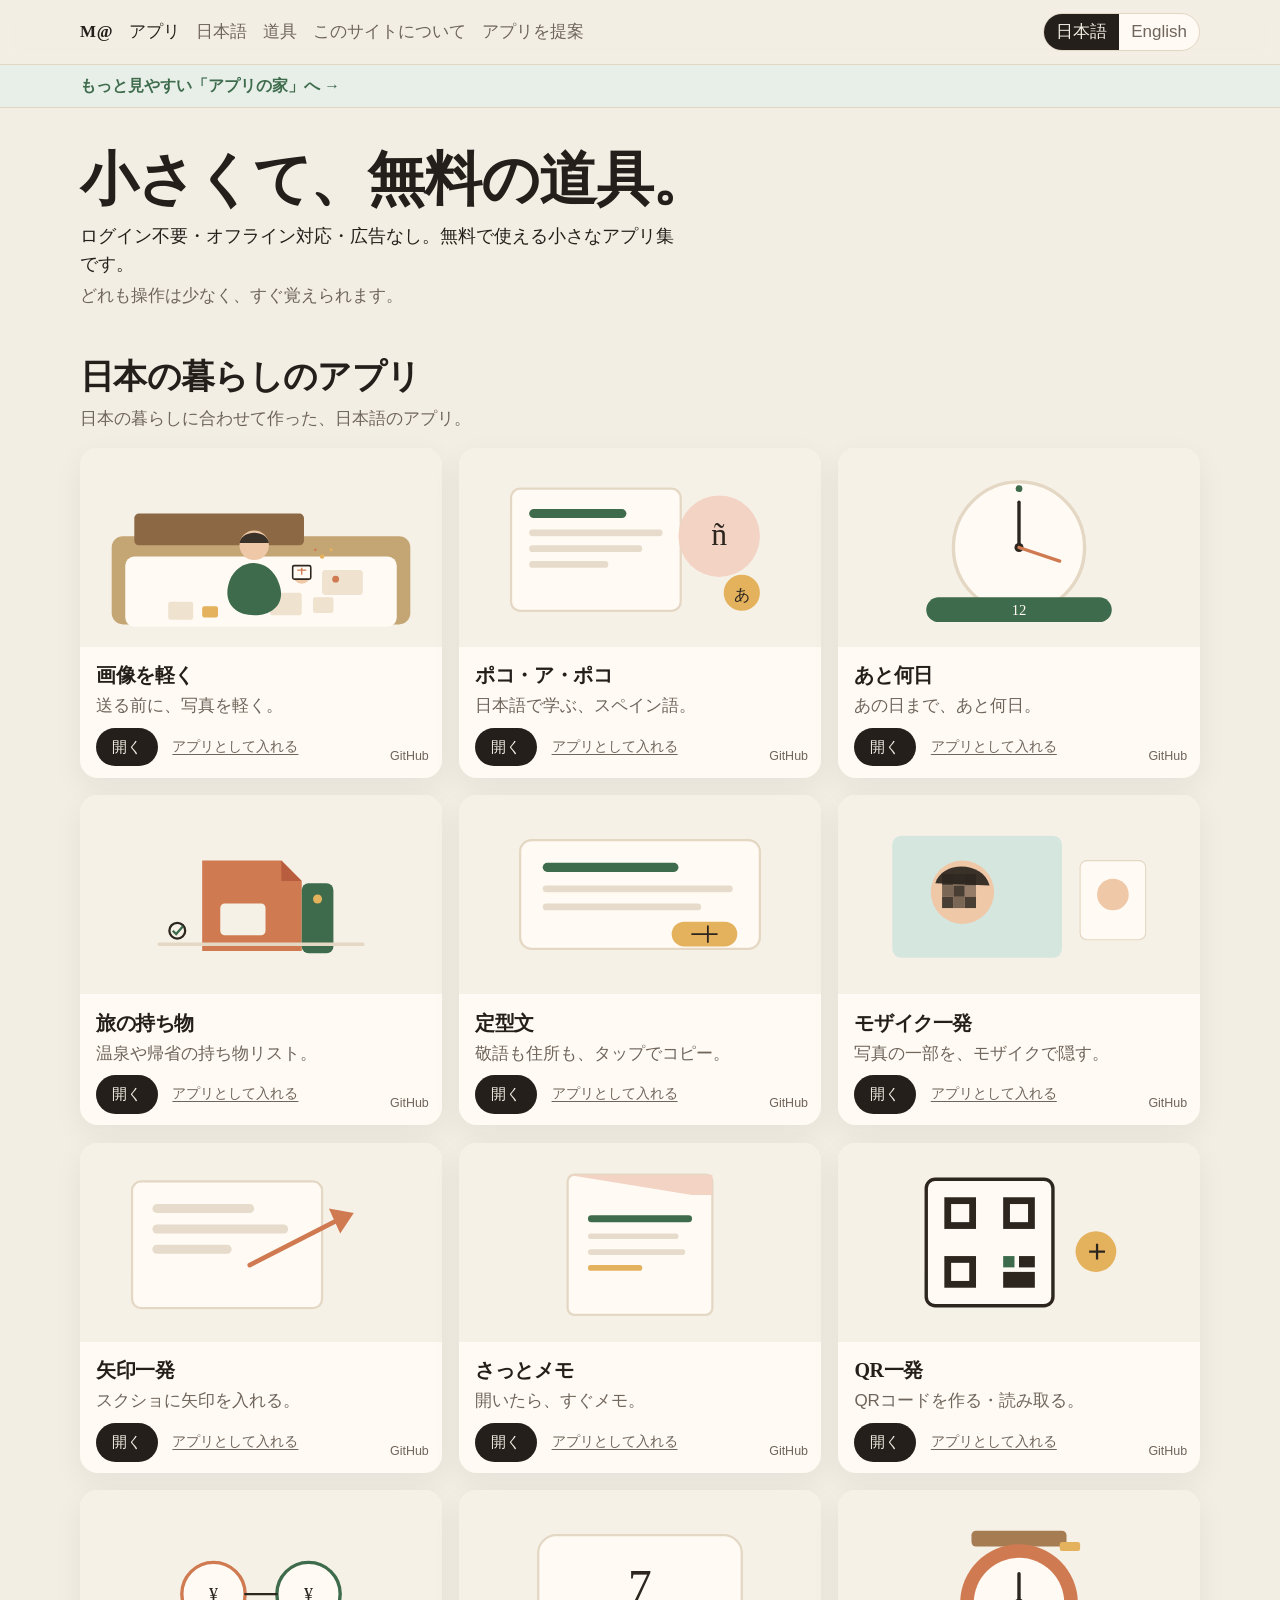
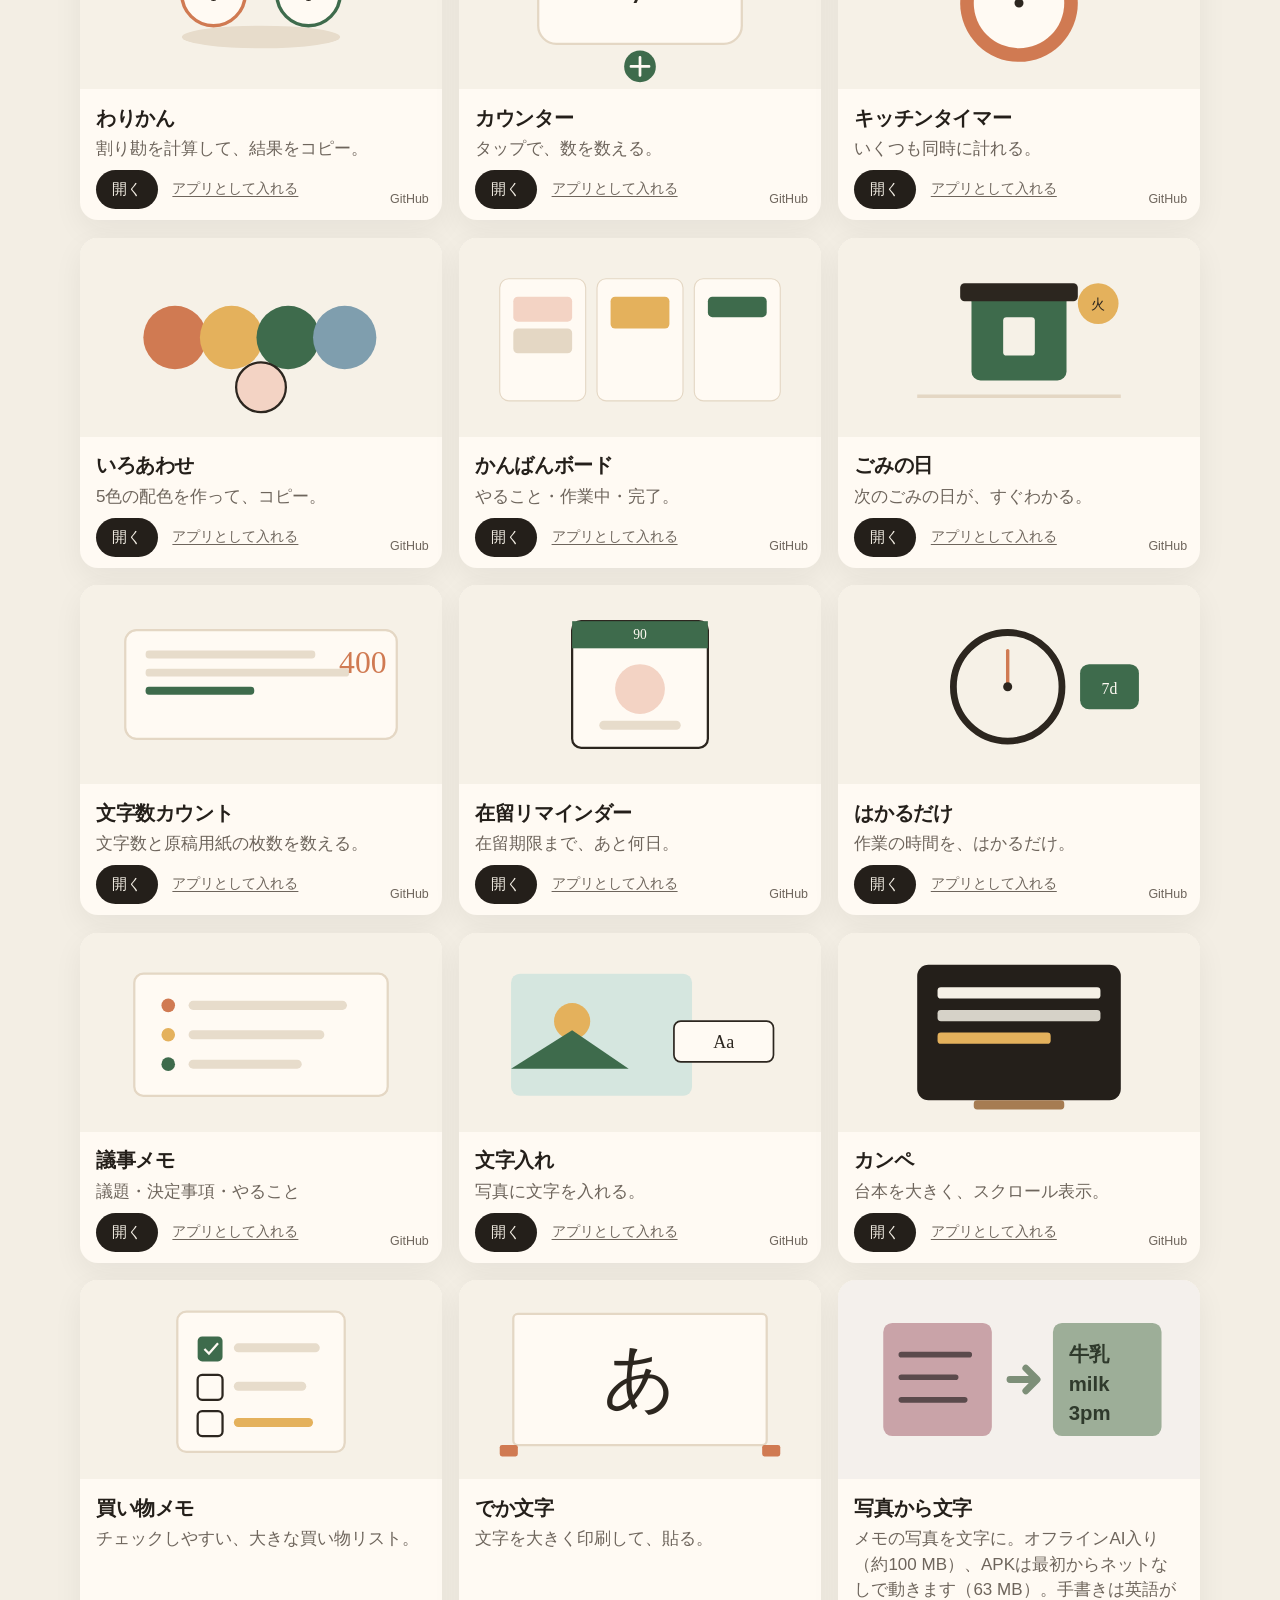
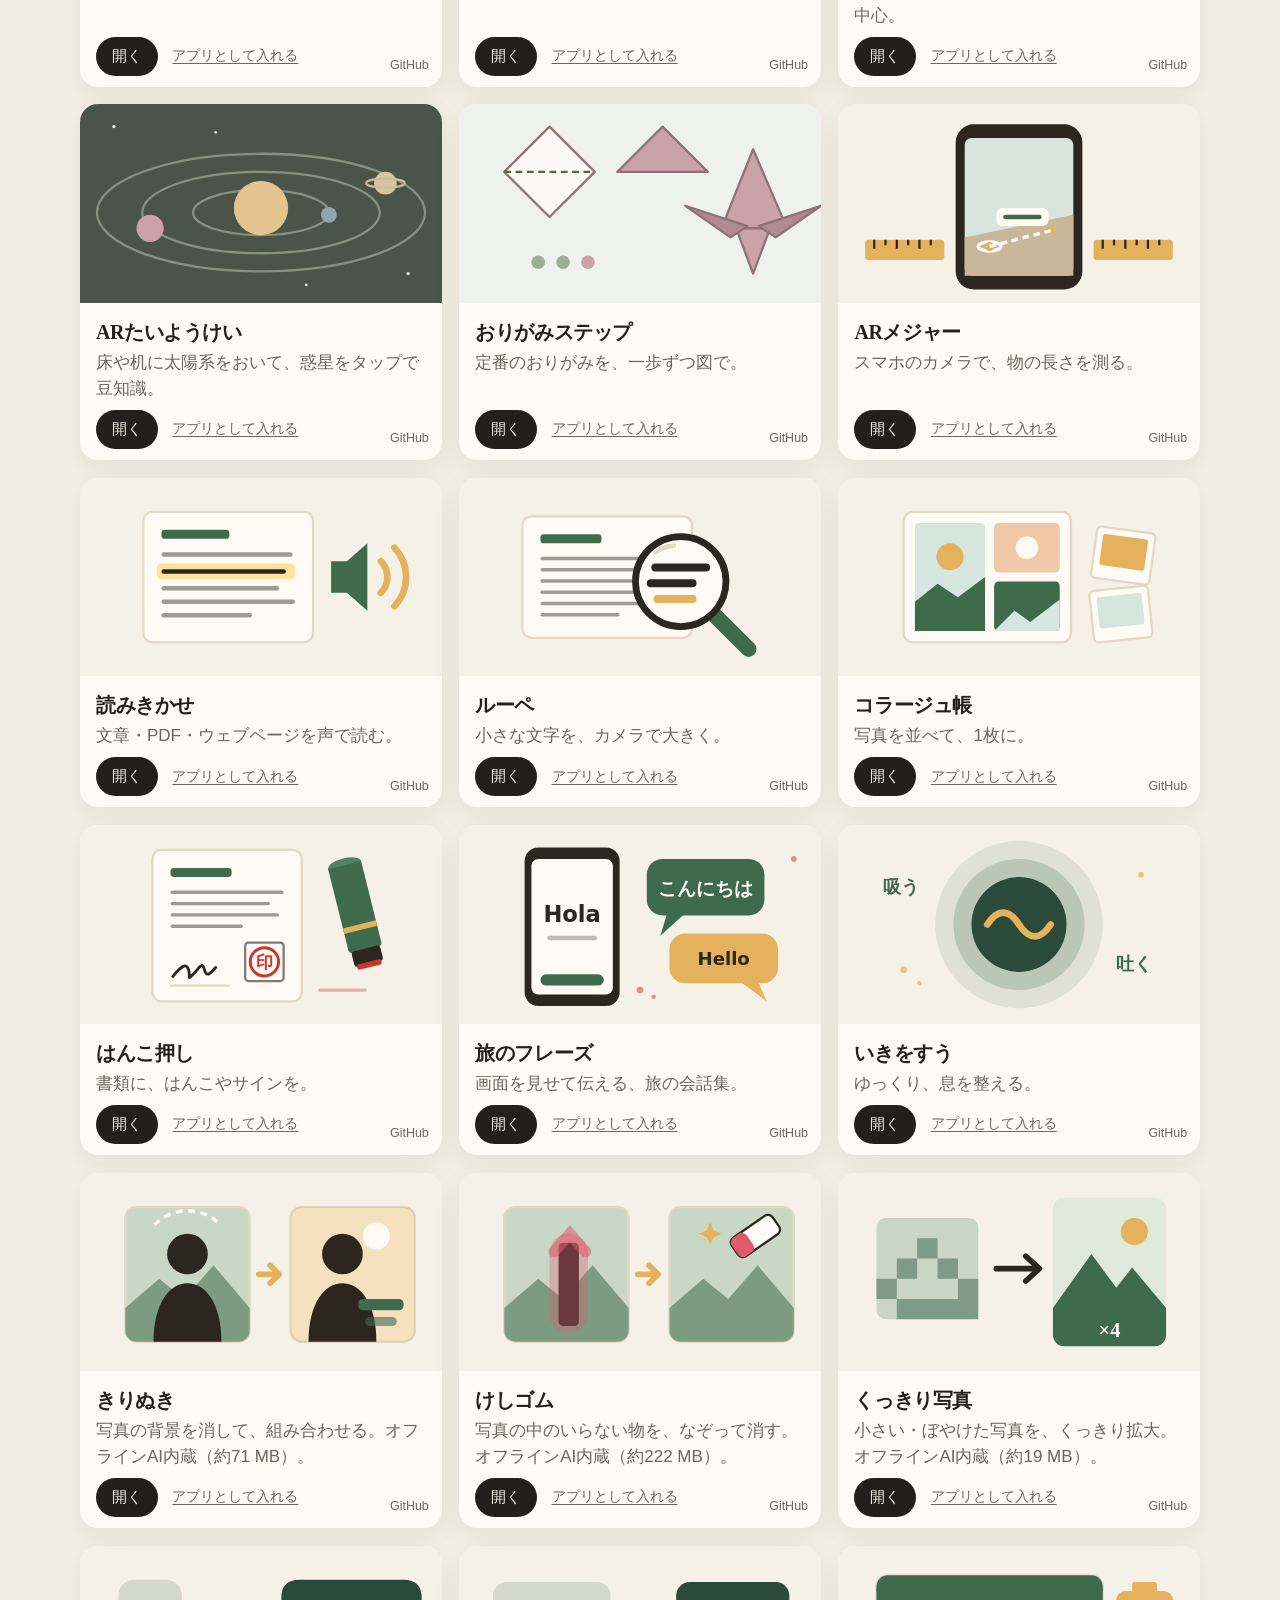
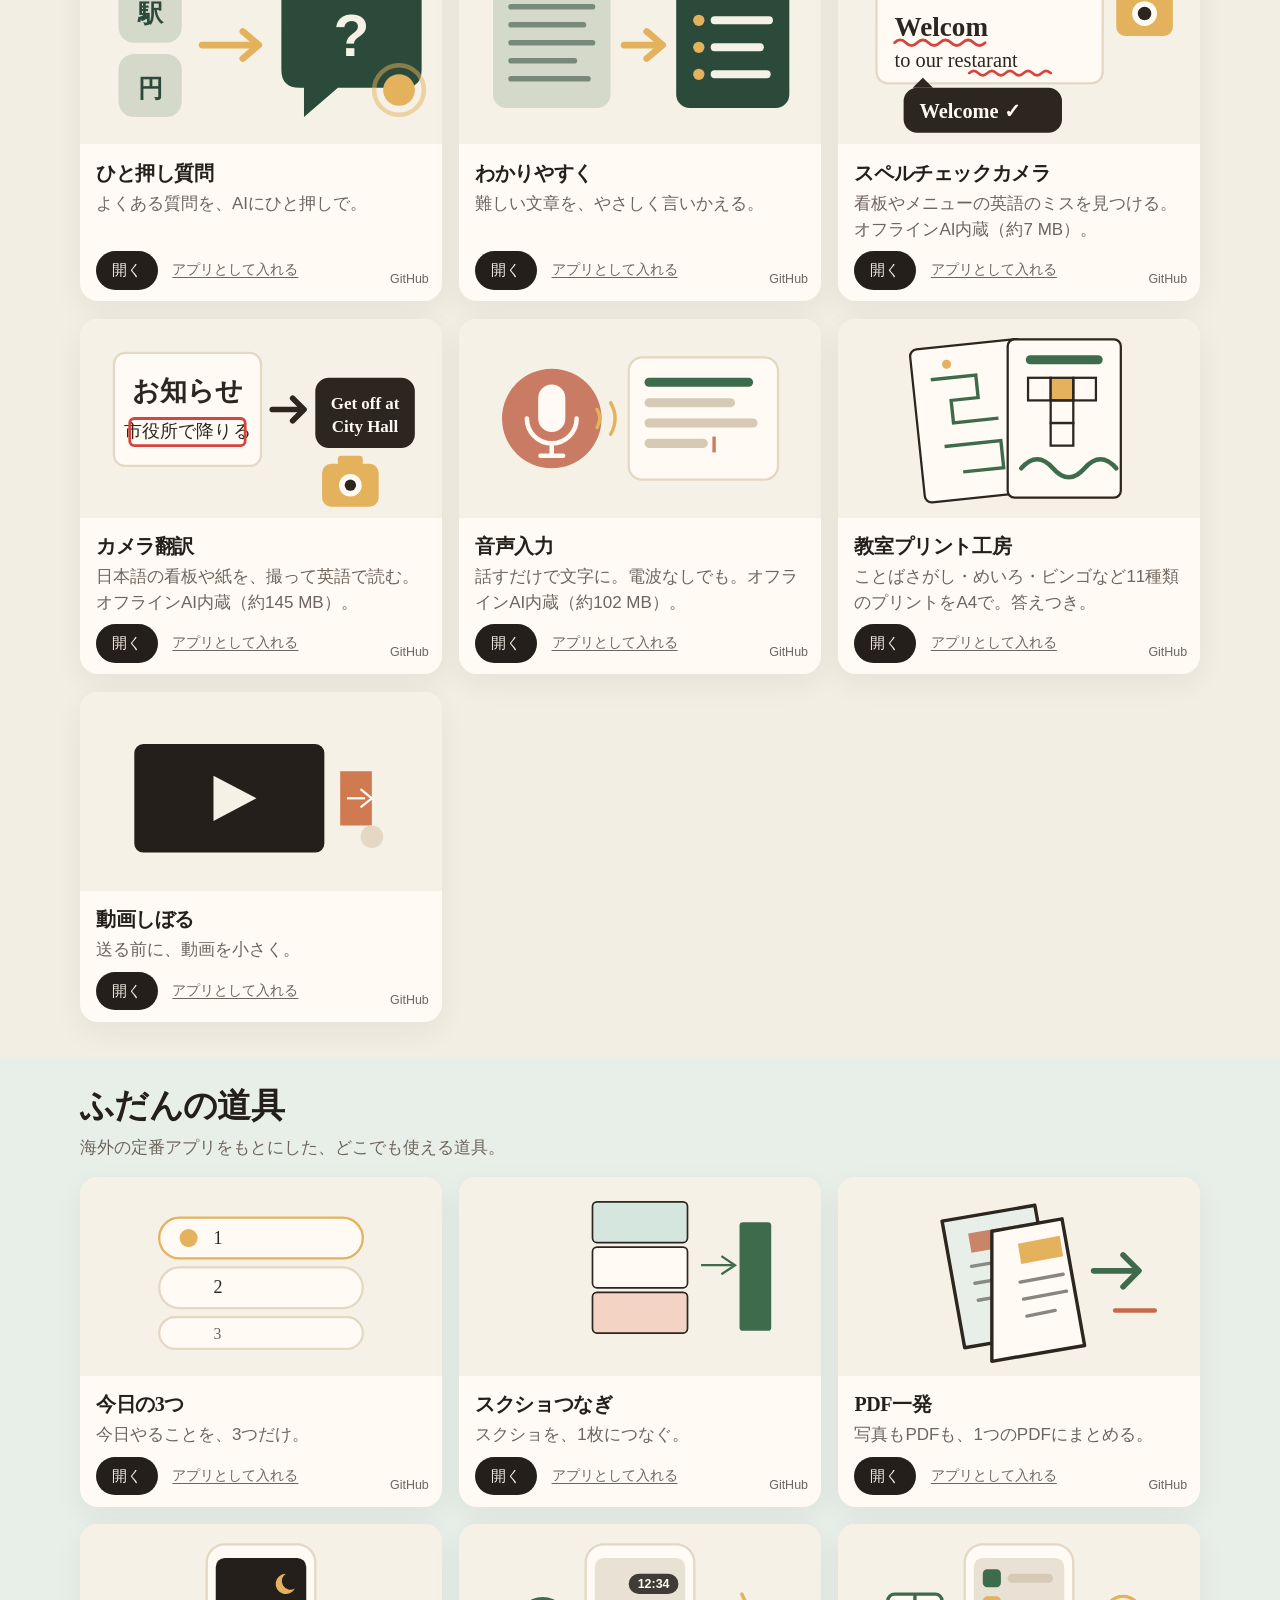
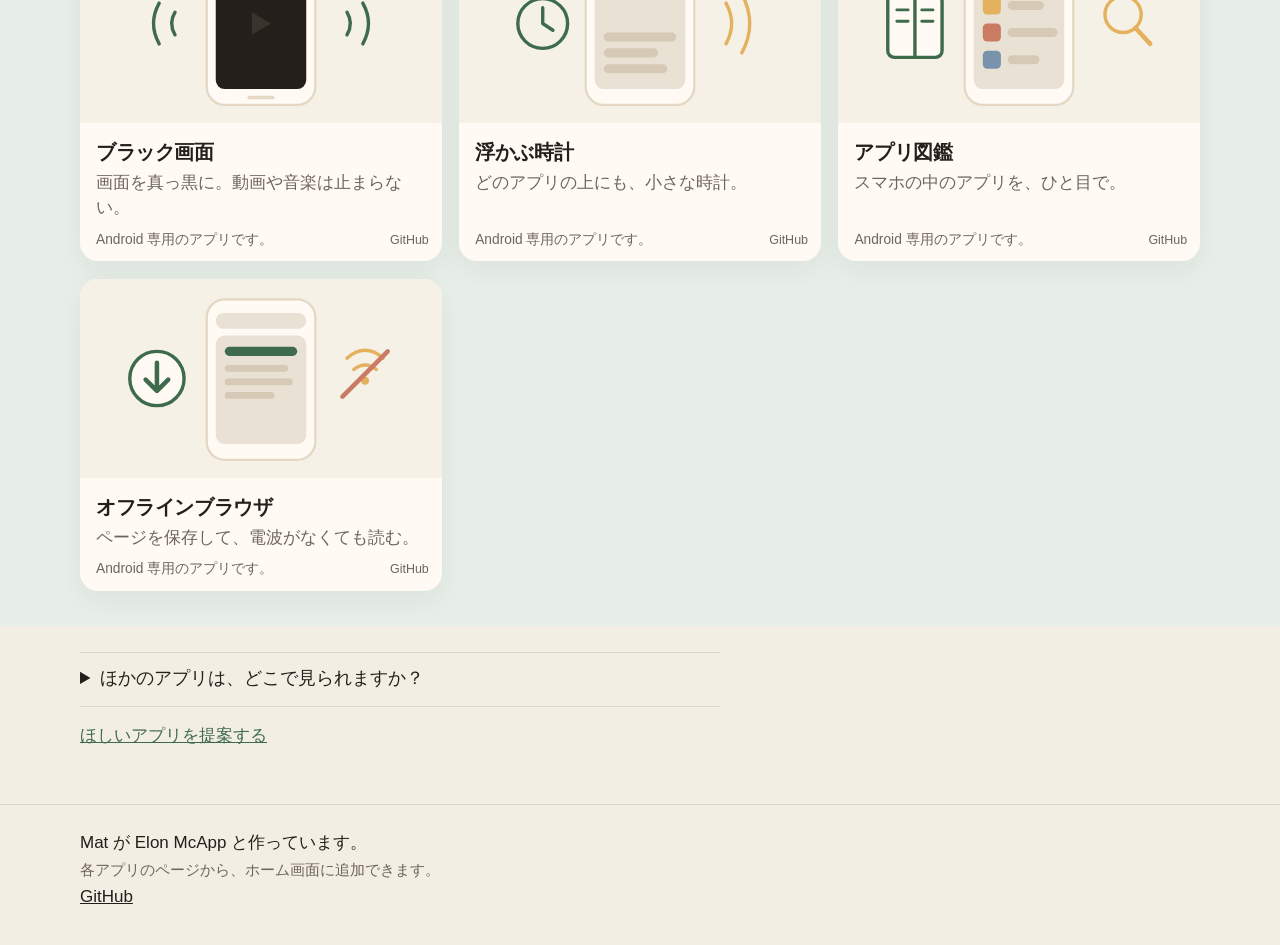
<file: index.html>
<!DOCTYPE html>
<html lang="ja">
  <head>
    <meta charset="UTF-8" />
    <meta name="viewport" content="width=device-width, initial-scale=1, viewport-fit=cover" />
    <meta name="theme-color" content="#f3eee4" />
    <title>M@ 無料アプリ</title>
    <meta name="description" content="無料・ログイン不要・オフラインで使える、小さなアプリ集。" />
    <link rel="icon" href="./favicon.svg" type="image/svg+xml" />
    <link rel="stylesheet" href="./styles.css" />
    <script>
try{if(localStorage.getItem("m-free-apps-lang")==="en")document.documentElement.lang="en";}catch(e){}
</script>
  </head>
  <body>
    <header class="site-header">
      <div class="wrap bar">
        <a class="logo" href="./index.html">M@</a>
        <nav class="nav" id="nav-menu" aria-label="Primary">
          <a href="./index.html" aria-current="page"><span class="t-ja">アプリ</span><span class="t-en">Apps</span></a>
          <a href="./index.html#japanese"><span class="t-ja">日本語</span><span class="t-en">Japanese</span></a>
          <a href="./index.html#general"><span class="t-ja">道具</span><span class="t-en">Utilities</span></a>
          <a href="./about.html"><span class="t-ja">このサイトについて</span><span class="t-en">About</span></a>
          <a href="./suggest.html"><span class="t-ja">アプリを提案</span><span class="t-en">Suggest</span></a>
        </nav>
        <div class="lang" role="group" aria-label="Language">
          <button type="button" data-set-lang="ja" class="lang-btn">日本語</button>
          <button type="button" data-set-lang="en" class="lang-btn">English</button>
        </div>
        <button class="nav-toggle" type="button" aria-expanded="false" aria-controls="nav-menu">
          <span class="t-ja">メニュー</span><span class="t-en">Menu</span>
        </button>
      </div>
    </header>
    <div class="app-house-banner">
      <div class="wrap">
        <a class="app-house-link" href="https://gutsmcd-cmd.github.io/app-house-site/" rel="noopener">
          <span class="t-ja">もっと見やすい「アプリの家」へ →</span>
          <span class="t-en">Visit the App House →</span>
        </a>
      </div>
    </div>
    <main>
      <section class="hero">
        <div class="wrap">
          <h1><span class="t-ja">小さくて、無料の道具。</span><span class="t-en">Small tools. Free.</span></h1>
          <p class="lead"><span class="t-ja">ログイン不要・オフライン対応・広告なし。無料で使える小さなアプリ集です。</span><span class="t-en">A family of free, no-login, offline tools.</span></p>
          <p class="easy"><span class="t-ja">どれも操作は少なく、すぐ覚えられます。</span><span class="t-en">Minimal, and easy to learn.</span></p>
        </div>
      </section>
      <section class="family family-ja" id="japanese">
        <div class="wrap">
          <header class="family-head">
            <h2><span class="t-ja">日本の暮らしのアプリ</span><span class="t-en">Japanese app family</span></h2>
            <p><span class="t-ja">日本の暮らしに合わせて作った、日本語のアプリ。</span><span class="t-en">Named in Japanese, shaped for everyday use in Japan.</span></p>
          </header>
          <div class="grid" id="card-mount"></div>
        </div>
      </section>
      <section class="family family-gen" id="general">
        <div class="wrap">
          <header class="family-head">
            <h2><span class="t-ja">ふだんの道具</span><span class="t-en">General utilities</span></h2>
            <p><span class="t-ja">海外の定番アプリをもとにした、どこでも使える道具。</span><span class="t-en">English-first tools, useful anywhere.</span></p>
          </header>
          <div class="grid" id="card-mount-gen"></div>
        </div>
      </section>
      <section class="faq-wrap">
        <div class="wrap">
          <details class="faq">
            <summary><span class="t-ja">ほかのアプリは、どこで見られますか？</span><span class="t-en">How do I see the other apps in the family?</span></summary>
            <p><span class="t-ja">このページに、すべて並んでいます。</span><span class="t-en">On this page. The apps in the family are listed here.</span></p>
          </details>
          <p class="suggest-link"><a href="./suggest.html"><span class="t-ja">ほしいアプリを提案する</span><span class="t-en">Suggest a missing tool</span></a></p>
        </div>
      </section>
    </main>
    <footer class="site-footer">
      <div class="wrap foot">
        <p><span class="t-ja">Mat が Elon McApp と作っています。</span><span class="t-en">Mat makes them with Elon McApp.</span></p>
        <p class="quiet"><span class="t-ja">各アプリのページから、ホーム画面に追加できます。</span><span class="t-en">Add any app to your home screen from its own page.</span></p>
        <p><a href="https://github.com/gutsmcd-cmd" rel="noopener">GitHub</a></p>
      </div>
    </footer>
    <script src="./script.js"></script>
    <script src="./cards-a.js"></script>
    <script src="./cards-b.js"></script>
    <script src="./cards-new.js"></script>
    <script src="./cards-pdf.js"></script>
    <script src="./install.js"></script>
  </body>
</html>
</file>
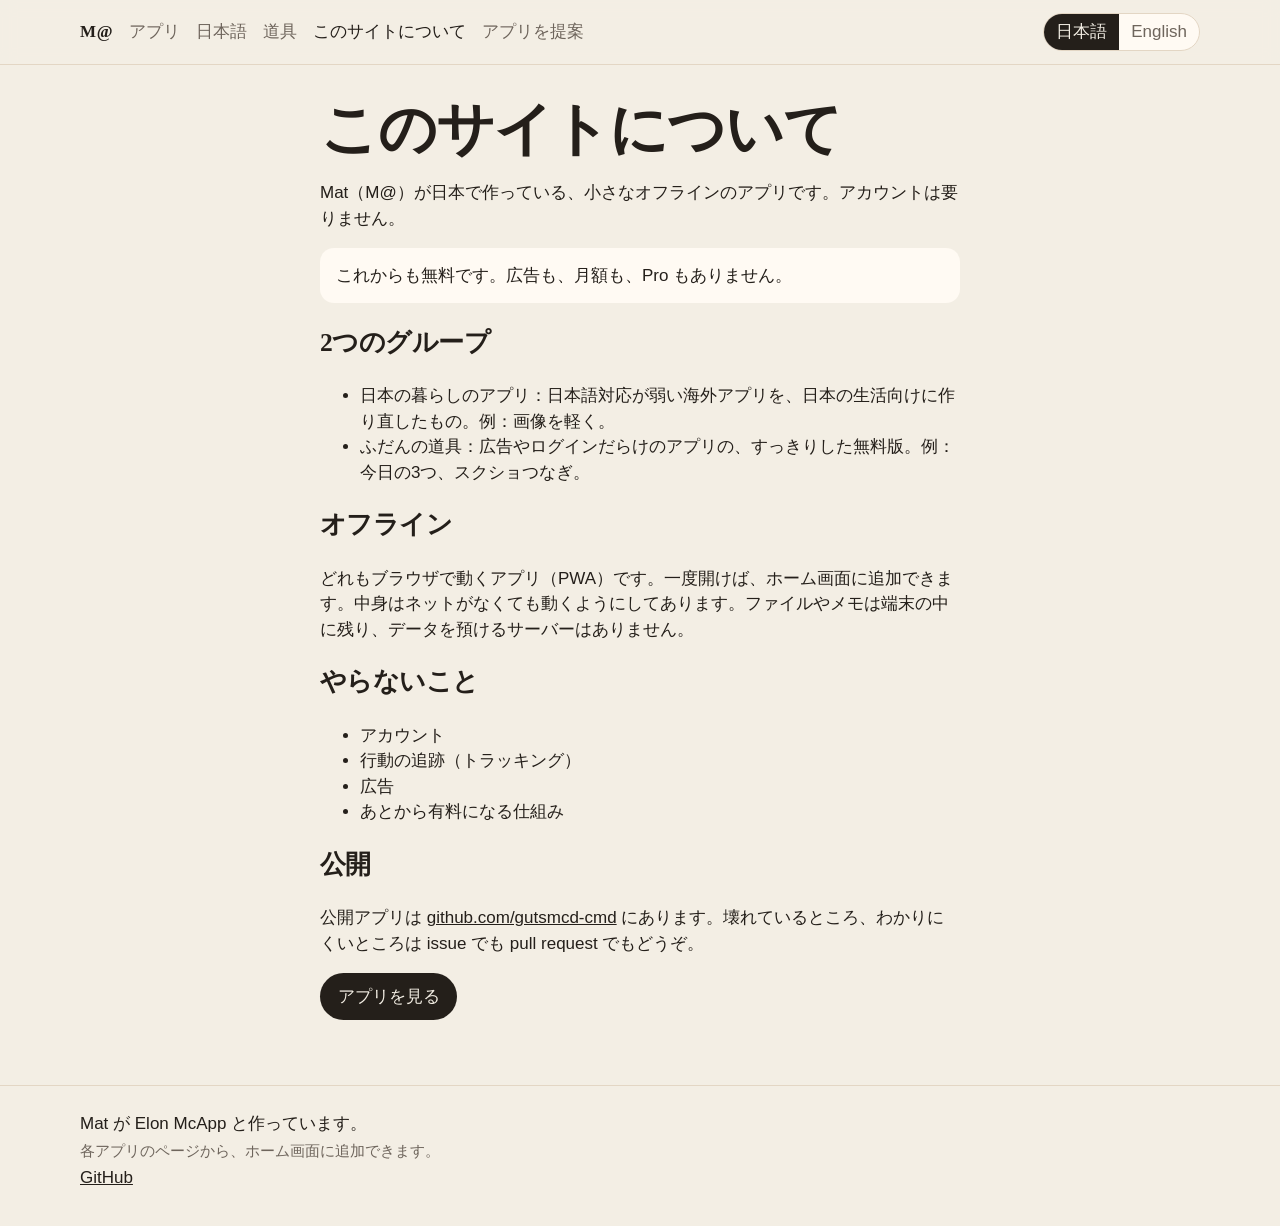
<file: about.html>
<!DOCTYPE html>
<html lang="ja">
  <head>
    <meta charset="UTF-8" />
    <meta name="viewport" content="width=device-width, initial-scale=1, viewport-fit=cover" />
    <meta name="theme-color" content="#f3eee4" />
    <title>について — M@</title>
    <meta name="description" content="M@ の無料アプリについて。ログインなし、オフライン、広告なし。" />
    <link rel="icon" href="./favicon.svg" type="image/svg+xml" />
    <link rel="stylesheet" href="./styles.css" />
    <script>
try{if(localStorage.getItem("m-free-apps-lang")==="en")document.documentElement.lang="en";}catch(e){}
</script>
  </head>
  <body>
    
    <header class="site-header">
      <div class="wrap bar">
        <a class="logo" href="./index.html">M@</a>
        <nav class="nav" id="nav-menu" aria-label="Primary">
          <a href="./index.html"><span class="t-ja">アプリ</span><span class="t-en">Apps</span></a>
          <a href="./index.html#japanese"><span class="t-ja">日本語</span><span class="t-en">Japanese</span></a>
          <a href="./index.html#general"><span class="t-ja">道具</span><span class="t-en">Utilities</span></a>
          <a href="./about.html" aria-current="page"><span class="t-ja">このサイトについて</span><span class="t-en">About</span></a>
          <a href="./suggest.html"><span class="t-ja">アプリを提案</span><span class="t-en">Suggest</span></a>
        </nav>
        <div class="lang" role="group" aria-label="Language">
          <button type="button" data-set-lang="ja" class="lang-btn">日本語</button>
          <button type="button" data-set-lang="en" class="lang-btn">English</button>
        </div>
        <button class="nav-toggle" type="button" aria-expanded="false" aria-controls="nav-menu">
          <span class="t-ja">メニュー</span><span class="t-en">Menu</span>
        </button>
      </div>
    </header>
    <main class="prose-page">
      <div class="wrap prose">
        <h1><span class="t-ja">このサイトについて</span><span class="t-en">About the family</span></h1>
        <p><span class="t-ja">Mat（M@）が日本で作っている、小さなオフラインのアプリです。アカウントは要りません。</span><span class="t-en">Small offline apps by Mat (M@), built in Japan. No account needed.</span></p>
        <p class="note"><span class="t-ja">これからも無料です。広告も、月額も、Pro もありません。</span><span class="t-en">Free for good. No ads, no subscription, no Pro upsell.</span></p>
        <h2><span class="t-ja">2つのグループ</span><span class="t-en">Two families</span></h2>
        <ul>
          <li><span class="t-ja">日本の暮らしのアプリ：日本語対応が弱い海外アプリを、日本の生活向けに作り直したもの。例：画像を軽く。</span><span class="t-en">Japanese app family. Tools that feel clumsy in Japanese, rebuilt for everyday Japan. Example: 画像しぼる.</span></li>
          <li><span class="t-ja">ふだんの道具：広告やログインだらけのアプリの、すっきりした無料版。例：今日の3つ、スクショつなぎ。</span><span class="t-en">General utilities. Clean free remakes of tools that are usually full of ads or logins. Examples: Three Things, Long Shot.</span></li>
        </ul>
        <h2><span class="t-ja">オフライン</span><span class="t-en">Offline</span></h2>
        <p><span class="t-ja">どれもブラウザで動くアプリ（PWA）です。一度開けば、ホーム画面に追加できます。中身はネットがなくても動くようにしてあります。ファイルやメモは端末の中に残り、データを預けるサーバーはありません。</span><span class="t-en">Each app is a PWA. After one visit you can add it to your home screen. The core works without a network. Files and notes stay on the device. There is no backend waiting for your data.</span></p>
        <h2><span class="t-ja">やらないこと</span><span class="t-en">What we don’t do</span></h2>
        <ul>
          <li><span class="t-ja">アカウント</span><span class="t-en">No accounts</span></li>
          <li><span class="t-ja">行動の追跡（トラッキング）</span><span class="t-en">No analytics chasing you around the web</span></li>
          <li><span class="t-ja">広告</span><span class="t-en">No ad networks</span></li>
          <li><span class="t-ja">あとから有料になる仕組み</span><span class="t-en">No free-trial-then-paywall bait</span></li>
        </ul>
        <h2><span class="t-ja">公開</span><span class="t-en">Open source</span></h2>
        <p><span class="t-ja">公開アプリは <a href="https://github.com/gutsmcd-cmd" rel="noopener">github.com/gutsmcd-cmd</a> にあります。壊れているところ、わかりにくいところは issue でも pull request でもどうぞ。</span><span class="t-en">Public apps live at <a href="https://github.com/gutsmcd-cmd" rel="noopener">github.com/gutsmcd-cmd</a>. Issues and pull requests are welcome when something is broken or unclear.</span></p>
        <p><a class="open-btn" href="./index.html"><span class="t-ja">アプリを見る</span><span class="t-en">See the apps</span></a></p>
      </div>
    </main>
    
    <footer class="site-footer">
      <div class="wrap foot">
        <p><span class="t-ja">Mat が Elon McApp と作っています。</span><span class="t-en">Mat makes them with Elon McApp.</span></p>
        <p class="quiet"><span class="t-ja">各アプリのページから、ホーム画面に追加できます。</span><span class="t-en">Add any app to your home screen from its own page.</span></p>
        <p><a href="https://github.com/gutsmcd-cmd" rel="noopener">GitHub</a></p>
      </div>
    </footer>
    <script src="./script.js"></script>

  </body>
</html>
</file>
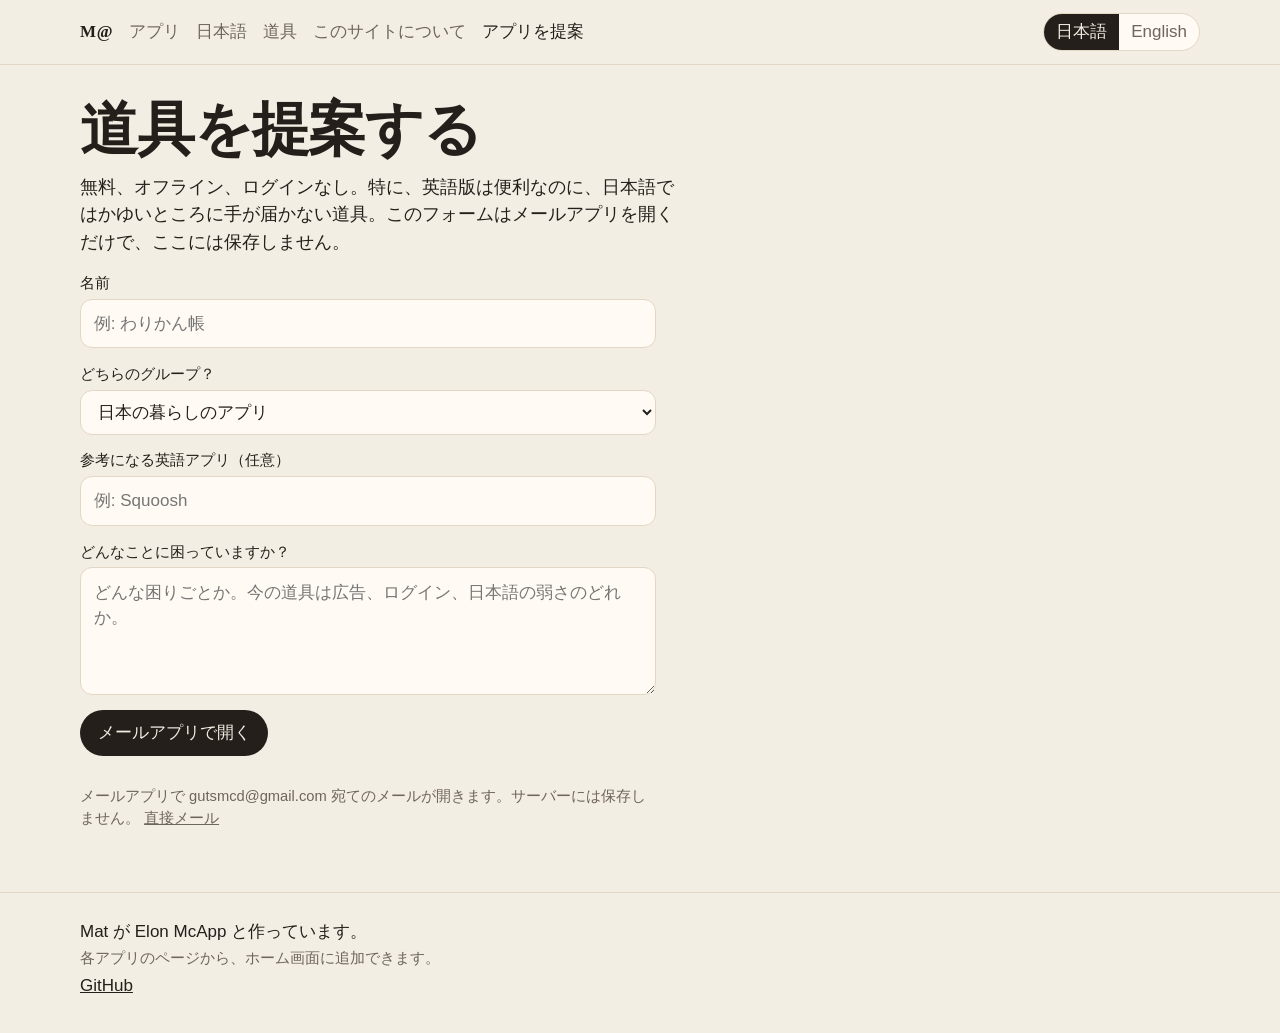
<file: suggest.html>
<!DOCTYPE html>
<html lang="ja">
  <head>
    <meta charset="UTF-8" />
    <meta name="viewport" content="width=device-width, initial-scale=1, viewport-fit=cover" />
    <meta name="theme-color" content="#f3eee4" />
    <title>提案 — M@</title>
    <meta name="description" content="M@ の家族にアプリを提案する。メールアプリが開くだけ。" />
    <link rel="icon" href="./favicon.svg" type="image/svg+xml" />
    <link rel="stylesheet" href="./styles.css" />
    <script>
try{if(localStorage.getItem("m-free-apps-lang")==="en")document.documentElement.lang="en";}catch(e){}
</script>
  </head>
  <body>
    
    <header class="site-header">
      <div class="wrap bar">
        <a class="logo" href="./index.html">M@</a>
        <nav class="nav" id="nav-menu" aria-label="Primary">
          <a href="./index.html"><span class="t-ja">アプリ</span><span class="t-en">Apps</span></a>
          <a href="./index.html#japanese"><span class="t-ja">日本語</span><span class="t-en">Japanese</span></a>
          <a href="./index.html#general"><span class="t-ja">道具</span><span class="t-en">Utilities</span></a>
          <a href="./about.html"><span class="t-ja">このサイトについて</span><span class="t-en">About</span></a>
          <a href="./suggest.html" aria-current="page"><span class="t-ja">アプリを提案</span><span class="t-en">Suggest</span></a>
        </nav>
        <div class="lang" role="group" aria-label="Language">
          <button type="button" data-set-lang="ja" class="lang-btn">日本語</button>
          <button type="button" data-set-lang="en" class="lang-btn">English</button>
        </div>
        <button class="nav-toggle" type="button" aria-expanded="false" aria-controls="nav-menu">
          <span class="t-ja">メニュー</span><span class="t-en">Menu</span>
        </button>
      </div>
    </header>
    <main class="prose-page">
      <div class="wrap">
        <h1><span class="t-ja">道具を提案する</span><span class="t-en">Suggest a tool</span></h1>
        <p class="lead"><span class="t-ja">無料、オフライン、ログインなし。特に、英語版は便利なのに、日本語ではかゆいところに手が届かない道具。このフォームはメールアプリを開くだけで、ここには保存しません。</span><span class="t-en">Free, offline, no login. Especially welcome: handy English tools that feel clumsy in Japanese. This only opens your mail app. Nothing is stored here.</span></p>
        <form class="suggest-card" id="suggest-form" novalidate>
          <div class="field">
            <label for="idea-name"><span class="t-ja">名前</span><span class="t-en">Name</span></label>
            <input id="idea-name" name="name" type="text" maxlength="80" required data-ph-ja="例: わりかん帳" data-ph-en="e.g. a bill splitter" />
          </div>
          <div class="field">
            <label for="idea-line"><span class="t-ja">どちらのグループ？</span><span class="t-en">Which family?</span></label>
            <select id="idea-line" name="line">
              <option value="General utility" data-ja="ふだんの道具" data-en="General utilities">ふだんの道具</option>
              <option value="Japanese-first alternative" selected data-ja="日本の暮らしのアプリ" data-en="Japanese app family">日本語アプリの家族</option>
              <option value="Not sure" data-ja="わからない" data-en="Not sure">わからない</option>
            </select>
          </div>
          <div class="field">
            <label for="idea-ref"><span class="t-ja">参考になる英語アプリ（任意）</span><span class="t-en">English reference (optional)</span></label>
            <input id="idea-ref" name="reference" type="text" maxlength="120" data-ph-ja="例: Squoosh" data-ph-en="e.g. Squoosh, PackPoint" />
          </div>
          <div class="field">
            <label for="idea-why"><span class="t-ja">どんなことに困っていますか？</span><span class="t-en">Why it fits</span></label>
            <textarea id="idea-why" name="why" maxlength="2000" required data-ph-ja="どんな困りごとか。今の道具は広告、ログイン、日本語の弱さのどれか。" data-ph-en="What problem? Is today’s option full of ads, a login wall, or weak in Japanese?"></textarea>
          </div>
          <button class="open-btn" type="submit"><span class="t-ja">メールアプリで開く</span><span class="t-en">Open in email</span></button>
          <p class="quiet"><span class="t-ja">メールアプリで gutsmcd@gmail.com 宛てのメールが開きます。サーバーには保存しません。</span><span class="t-en">Sends to gutsmcd@gmail.com with mailto:. No server, no tracking.</span> <a href="mailto:gutsmcd@gmail.com?subject=App%20suggestion%20for%20M%40%20Free%20Apps"><span class="t-ja">直接メール</span><span class="t-en">Email Mat</span></a></p>
        </form>
      </div>
    </main>
    
    <footer class="site-footer">
      <div class="wrap foot">
        <p><span class="t-ja">Mat が Elon McApp と作っています。</span><span class="t-en">Mat makes them with Elon McApp.</span></p>
        <p class="quiet"><span class="t-ja">各アプリのページから、ホーム画面に追加できます。</span><span class="t-en">Add any app to your home screen from its own page.</span></p>
        <p><a href="https://github.com/gutsmcd-cmd" rel="noopener">GitHub</a></p>
      </div>
    </footer>
    <script src="./script.js"></script>

  </body>
</html>
</file>
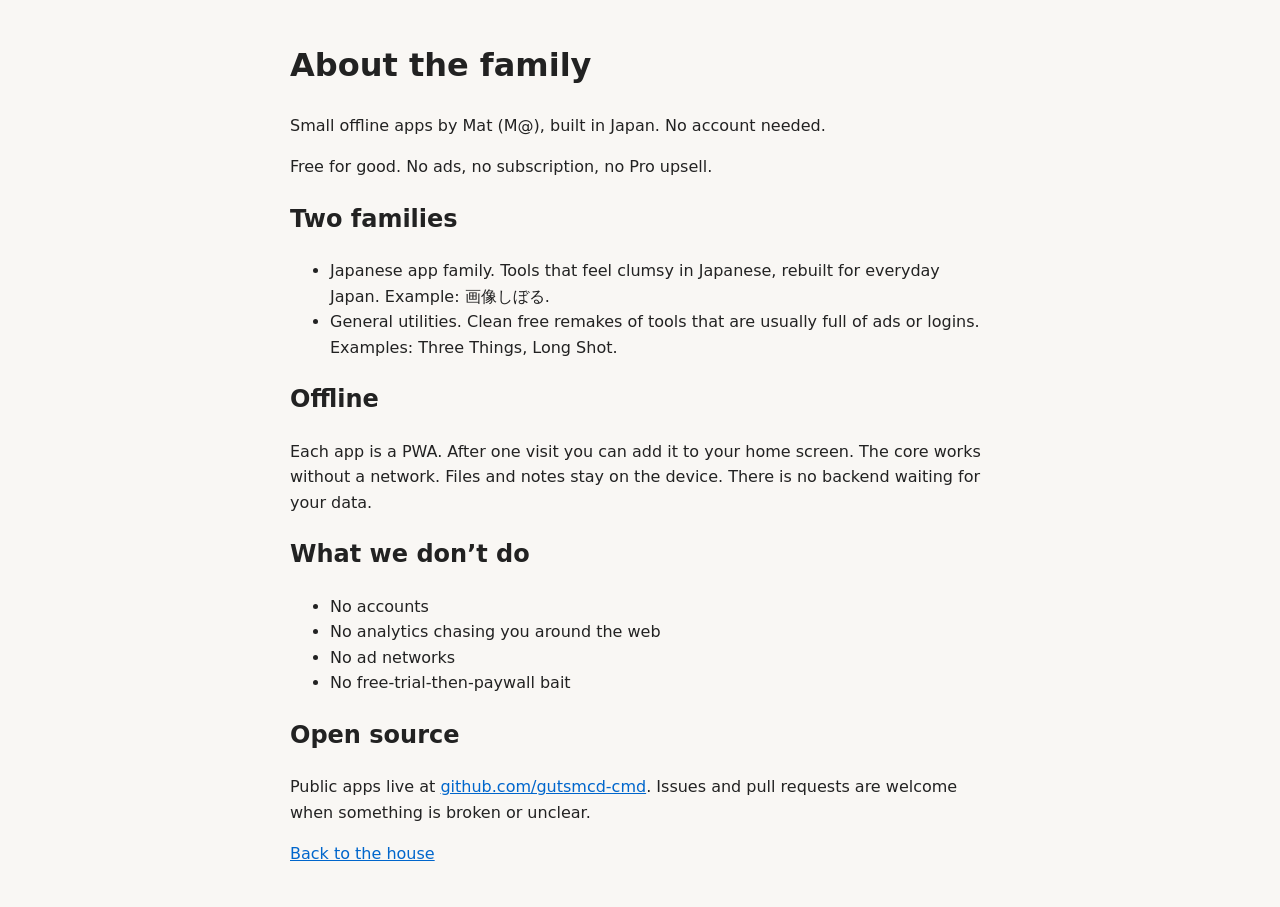
<file: house/about.html>
<!DOCTYPE html>
<html lang="en">
<head>
  <meta charset="UTF-8">
  <meta name="viewport" content="width=device-width, initial-scale=1.0">
  <title>About — M@ Apps</title>
  <style>
    body { font-family: system-ui, sans-serif; max-width: 700px; margin: 40px auto; padding: 0 20px; background: #f9f7f4; color: #222; line-height: 1.6; }
    a { color: #0066cc; }
  </style>
</head>
<body>
  <h1>About the family</h1>
  <p>Small offline apps by Mat (M@), built in Japan. No account needed.</p>
  <p>Free for good. No ads, no subscription, no Pro upsell.</p>
  <h2>Two families</h2>
  <ul>
    <li>Japanese app family. Tools that feel clumsy in Japanese, rebuilt for everyday Japan. Example: 画像しぼる.</li>
    <li>General utilities. Clean free remakes of tools that are usually full of ads or logins. Examples: Three Things, Long Shot.</li>
  </ul>
  <h2>Offline</h2>
  <p>Each app is a PWA. After one visit you can add it to your home screen. The core works without a network. Files and notes stay on the device. There is no backend waiting for your data.</p>
  <h2>What we don’t do</h2>
  <ul>
    <li>No accounts</li>
    <li>No analytics chasing you around the web</li>
    <li>No ad networks</li>
    <li>No free-trial-then-paywall bait</li>
  </ul>
  <h2>Open source</h2>
  <p>Public apps live at <a href="https://github.com/gutsmcd-cmd">github.com/gutsmcd-cmd</a>. Issues and pull requests are welcome when something is broken or unclear.</p>
  <p><a href="index.html">Back to the house</a></p>
</body>
</html>
</file>
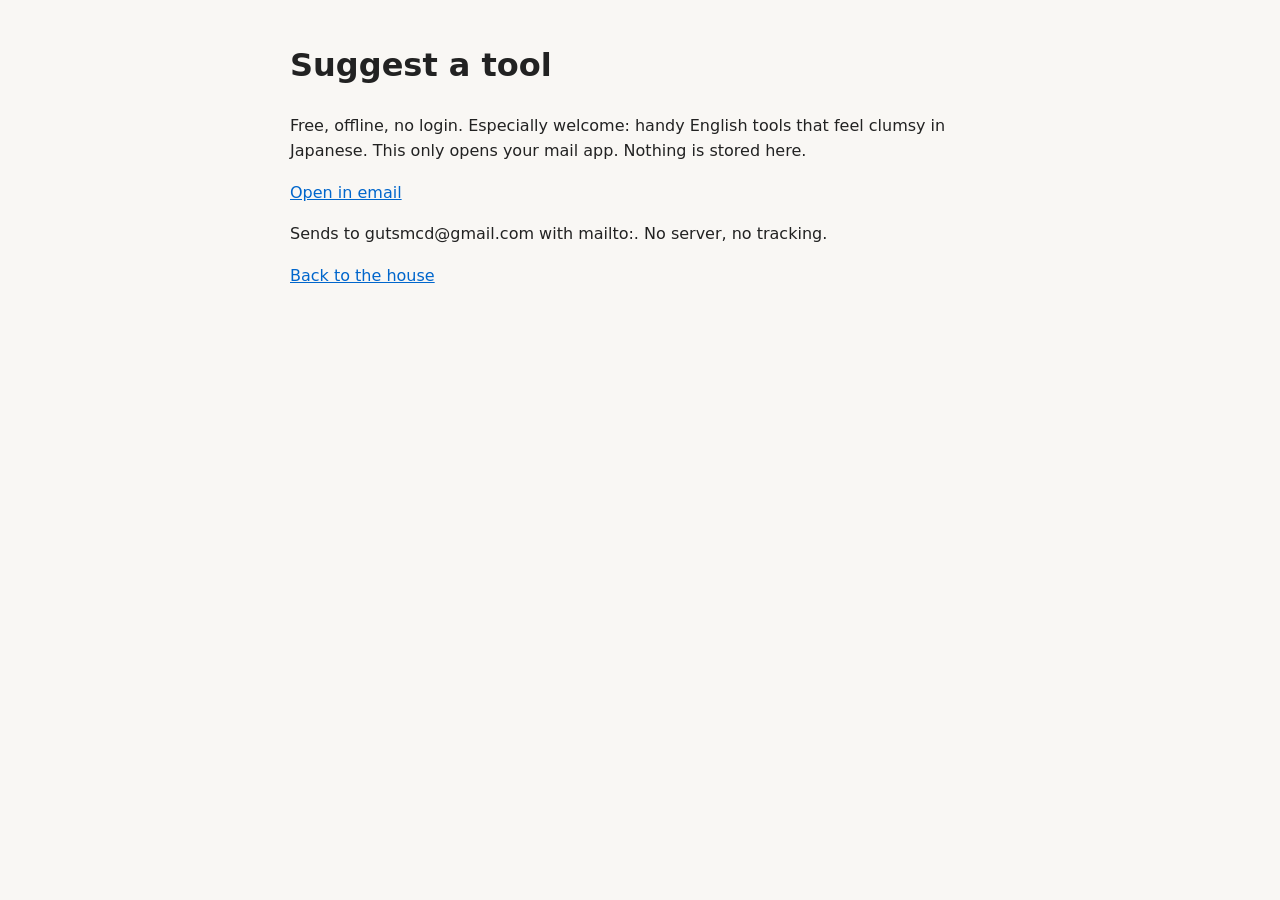
<file: house/suggest.html>
<!DOCTYPE html>
<html lang="en">
<head>
  <meta charset="UTF-8">
  <meta name="viewport" content="width=device-width, initial-scale=1.0">
  <title>Suggest — M@ Apps</title>
  <style>
    body { font-family: system-ui, sans-serif; max-width: 700px; margin: 40px auto; padding: 0 20px; background: #f9f7f4; color: #222; line-height: 1.6; }
    a { color: #0066cc; }
  </style>
</head>
<body>
  <h1>Suggest a tool</h1>
  <p>Free, offline, no login. Especially welcome: handy English tools that feel clumsy in Japanese. This only opens your mail app. Nothing is stored here.</p>
  <p><a href="mailto:gutsmcd@gmail.com?subject=App%20suggestion%20for%20M%40%20Free%20Apps">Open in email</a></p>
  <p>Sends to gutsmcd@gmail.com with mailto:. No server, no tracking.</p>
  <p><a href="index.html">Back to the house</a></p>
</body>
</html>
</file>
<file: styles.css>
:root {
  --paper: #f3eee4;
  --paper-2: #e7efe8;
  --card: #fffaf3;
  --ink: #241f1a;
  --muted: #6e655c;
  --line: #e3d6c4;
  --moss: #3e6b4c;
  --clay: #c46b4a;
  --gold: #e4b15c;
  --shadow: 0 10px 30px rgba(36, 31, 26, 0.06);
  --sans: "Iowan Old Style", "Palatino Linotype", Palatino, Georgia, "Hiragino Mincho ProN", "Yu Mincho", serif;
  --ui: "Avenir Next", "Hiragino Sans", "Noto Sans JP", sans-serif;
}
* { box-sizing: border-box; }
html { scroll-behavior: smooth; }
body {
  margin: 0;
  background: var(--paper);
  color: var(--ink);
  font-family: var(--ui);
  font-size: 17px;
  line-height: 1.5;
}
html[lang="ja"] .t-en { display: none !important; }
html[lang="en"] .t-ja { display: none !important; }
a { color: inherit; }
.wrap { width: min(1120px, calc(100% - 2rem)); margin-inline: auto; }
.site-header {
  position: sticky;
  top: 0;
  z-index: 5;
  background: rgba(243, 238, 228, 0.92);
  backdrop-filter: blur(8px);
  border-bottom: 1px solid var(--line);
}
.bar {
  display: flex;
  align-items: center;
  gap: 1rem;
  min-height: 64px;
}
.logo {
  font-family: var(--sans);
  font-weight: 600;
  text-decoration: none;
  letter-spacing: 0.04em;
}
.nav { display: none; gap: 1rem; }
.nav a { text-decoration: none; color: var(--muted); }
.nav a[aria-current="page"] { color: var(--ink); }
.lang {
  margin-left: auto;
  display: flex;
  border: 1px solid var(--line);
  border-radius: 999px;
  overflow: hidden;
  background: var(--card);
}
.lang-btn {
  border: 0;
  background: transparent;
  color: var(--muted);
  font: inherit;
  padding: 0.35rem 0.75rem;
  cursor: pointer;
}
.lang-btn[aria-pressed="true"] {
  background: var(--ink);
  color: var(--paper);
}
.nav-toggle {
  border: 1px solid var(--line);
  background: var(--card);
  border-radius: 999px;
  padding: 0.35rem 0.8rem;
  font: inherit;
  cursor: pointer;
}
.nav.is-open {
  display: flex;
  flex-direction: column;
  position: absolute;
  top: 64px;
  left: 0;
  right: 0;
  background: var(--paper);
  border-bottom: 1px solid var(--line);
  padding: 0.75rem 1rem 1rem;
}
.app-house-banner {
  border-bottom: 1px solid var(--line);
  background: var(--paper-2);
}
.app-house-banner .wrap {
  display: flex;
  align-items: center;
  min-height: 2.6rem;
  padding: 0.55rem 0;
}
.app-house-link {
  color: var(--moss);
  text-decoration: none;
  font-weight: 600;
  font-size: 0.98rem;
  border-bottom: 1px solid transparent;
}
.app-house-link:hover {
  border-bottom-color: var(--moss);
}
.hero { padding: 2.4rem 0 1.2rem; }
h1, h2, h3 { font-family: var(--sans); font-weight: 600; letter-spacing: -0.02em; }
h1 { font-size: clamp(2.2rem, 5vw, 3.6rem); line-height: 1.15; margin: 0 0 0.6rem; }
.lead { font-size: 1.15rem; max-width: 38rem; margin: 0 0 0.35rem; }
.easy { color: var(--muted); margin: 0; }
.family { padding: 1.5rem 0 2.2rem; }
.family-gen { background: var(--paper-2); }
.family-head { margin-bottom: 1rem; max-width: 36rem; }
.family-head h2 { font-size: clamp(1.6rem, 3vw, 2.1rem); margin: 0 0 0.25rem; }
.family-head p { margin: 0; color: var(--muted); }
.grid { display: grid; grid-template-columns: 1fr; gap: 1rem; }
.card {
  background: var(--card);
  border-radius: 18px;
  overflow: hidden;
  box-shadow: var(--shadow);
  position: relative;
  display: flex;
  flex-direction: column;
}
.art-link { text-decoration: none; color: inherit; display: flex; flex-direction: column; height: 100%; }
.art { aspect-ratio: 320 / 176; background: #f6f1e7; }
.illu { display: block; width: 100%; height: 100%; }
.card-copy { padding: 0.85rem 1rem 2.2rem; }
.card h3 { margin: 0 0 0.2rem; font-size: 1.25rem; }
.line { margin: 0; color: var(--muted); }
.flag {
  display: inline-block;
  margin: 0 0 0.3rem;
  font-size: 0.75rem;
  letter-spacing: 0.06em;
  text-transform: uppercase;
  color: var(--clay);
}
.src {
  position: absolute;
  right: 0.8rem;
  bottom: 0.75rem;
  font-size: 0.78rem;
  color: var(--muted);
  text-decoration: none;
}
.src:hover, .art-link:hover h3 { color: var(--moss); }
.is-soon { opacity: 0.72; }
.faq-wrap { padding: 1.6rem 0 2.4rem; }
.faq {
  border-top: 1px solid var(--line);
  border-bottom: 1px solid var(--line);
  padding: 0.8rem 0;
  max-width: 40rem;
}
.faq summary { cursor: pointer; font-family: var(--sans); font-size: 1.15rem; }
.faq p { color: var(--muted); }
.suggest-link { margin-top: 1rem; }
.suggest-link a { color: var(--moss); }
.site-footer { border-top: 1px solid var(--line); padding: 1.4rem 0 2rem; }
.foot p { margin: 0.2rem 0; }
.quiet { color: var(--muted); font-size: 0.92rem; }
.prose-page { padding: 2rem 0 3rem; }
.prose { max-width: 40rem; }
.prose h1 { margin-top: 0; }
.note {
  background: var(--card);
  border-radius: 14px;
  padding: 0.9rem 1rem;
}
.suggest-card {
  max-width: 36rem;
  display: grid;
  gap: 0.9rem;
  margin-top: 1rem;
}
.field { display: grid; gap: 0.3rem; }
label { font-size: 0.92rem; }
input, select, textarea {
  font: inherit;
  color: inherit;
  background: var(--card);
  border: 1px solid var(--line);
  border-radius: 12px;
  padding: 0.7rem 0.8rem;
}
textarea { min-height: 8rem; resize: vertical; }
.open-btn {
  display: inline-block;
  width: fit-content;
  background: var(--ink);
  color: var(--paper);
  text-decoration: none;
  border: 0;
  border-radius: 999px;
  padding: 0.65rem 1.1rem;
  font: inherit;
  cursor: pointer;
}
@media (min-width: 760px) {
  .nav { display: flex; }
  .nav-toggle { display: none; }
  .nav.is-open { position: static; flex-direction: row; border: 0; padding: 0; background: transparent; }
  .grid { grid-template-columns: repeat(2, minmax(0, 1fr)); gap: 1.1rem; }
}
@media (min-width: 1080px) {
  .grid { grid-template-columns: repeat(3, minmax(0, 1fr)); }
}
@media (prefers-reduced-motion: reduce) {
  html { scroll-behavior: auto; }
}
</file>
